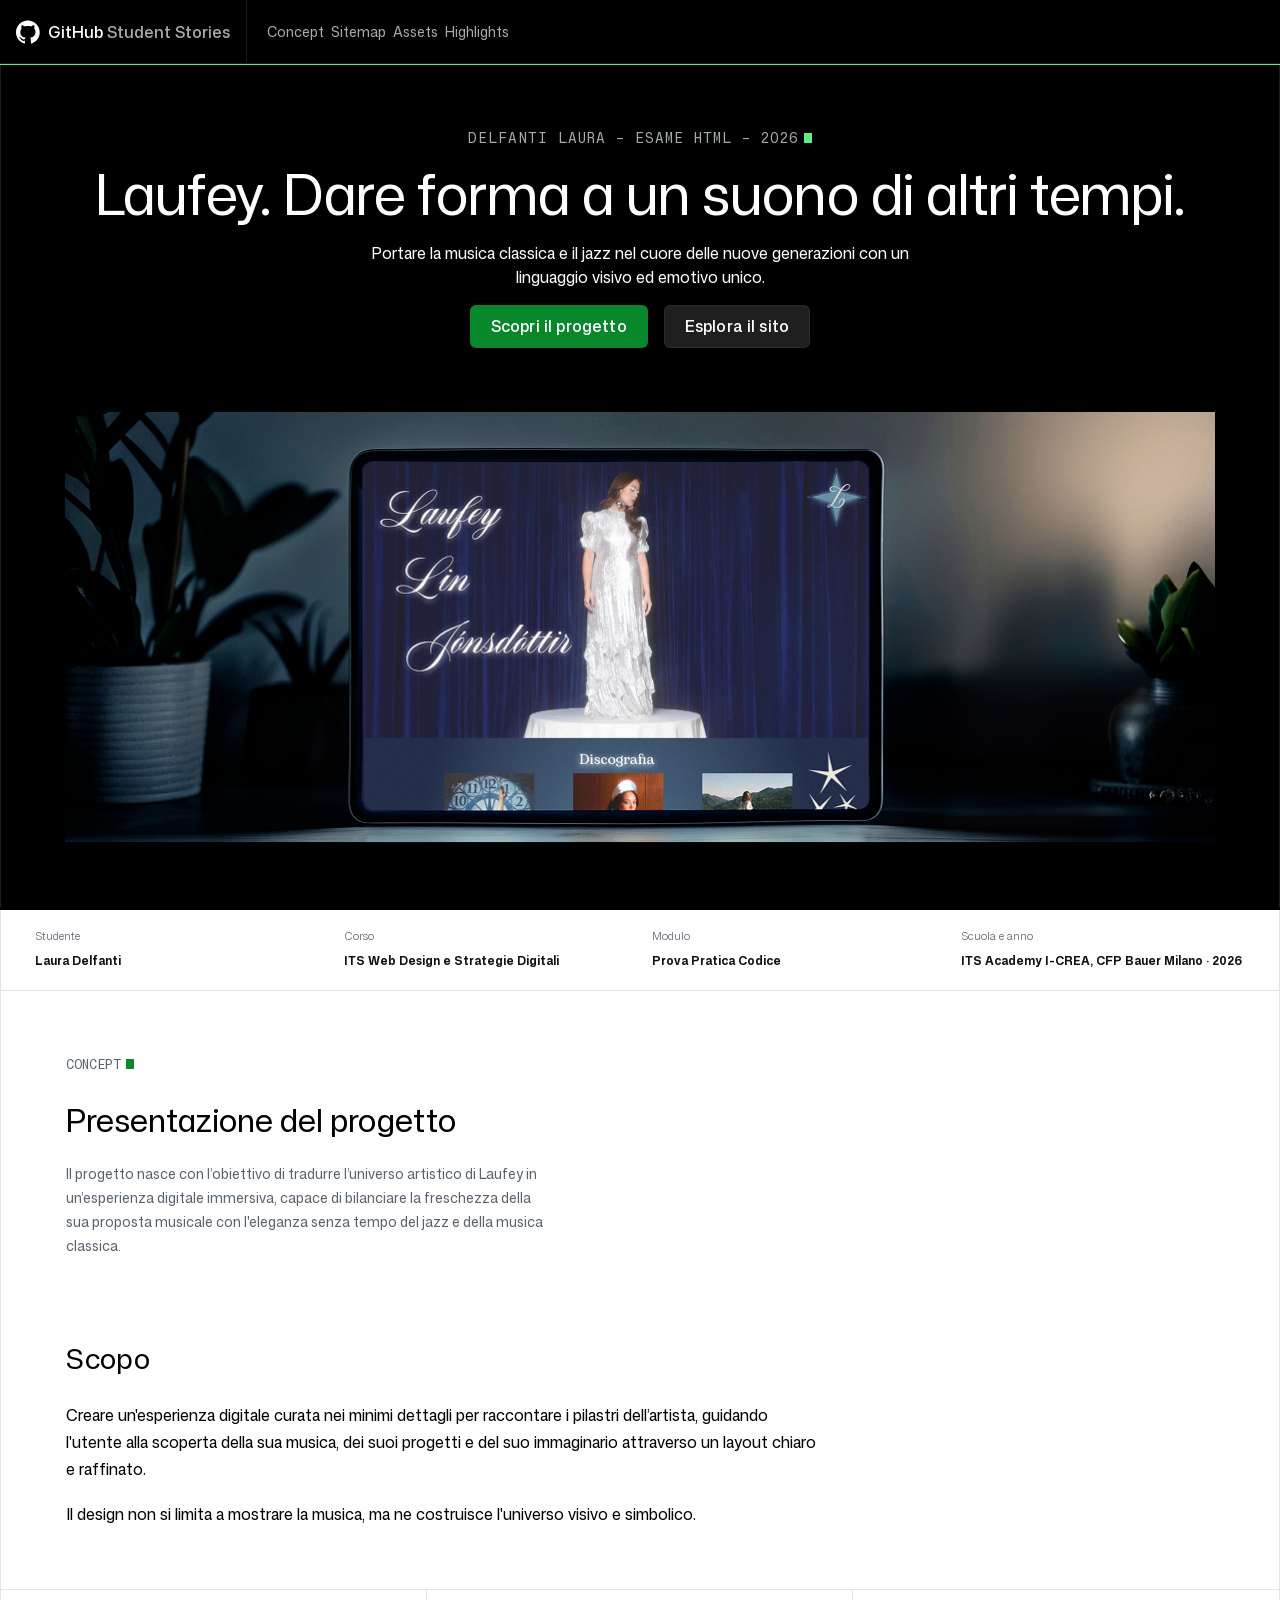
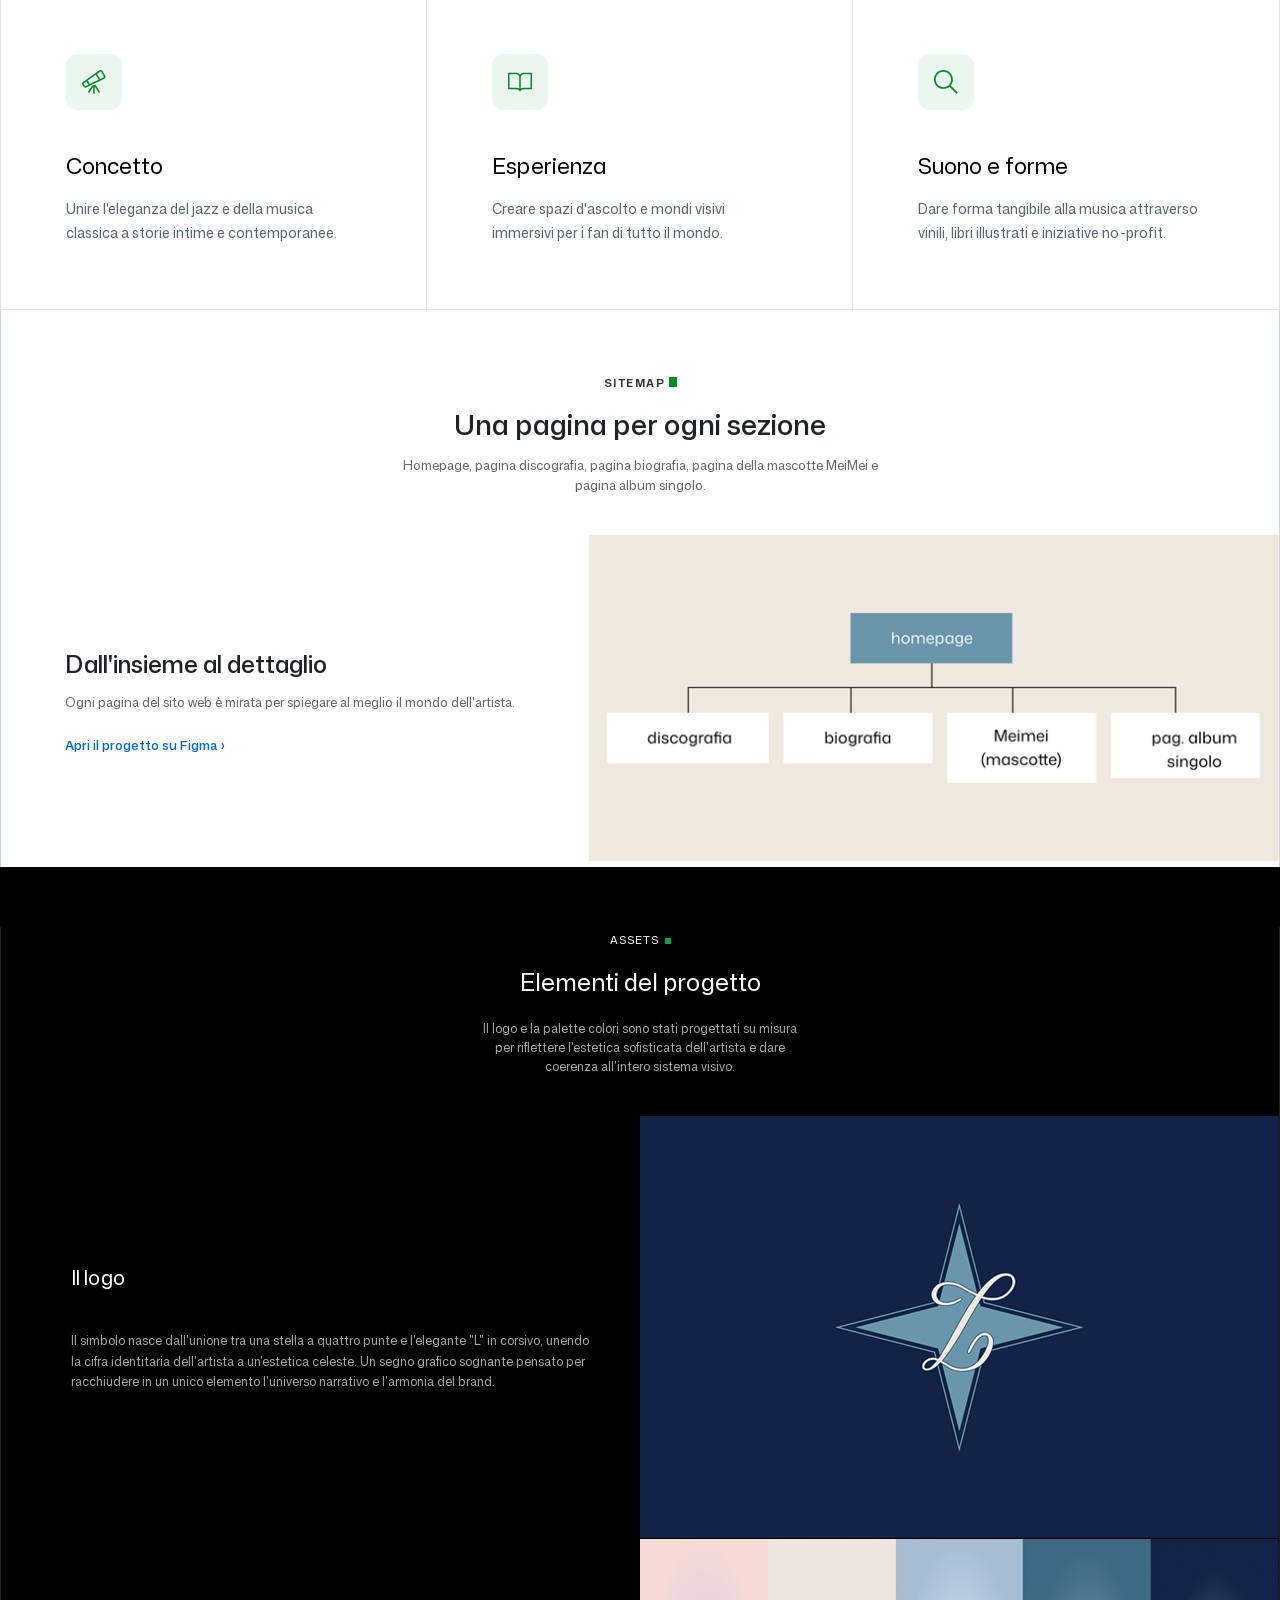
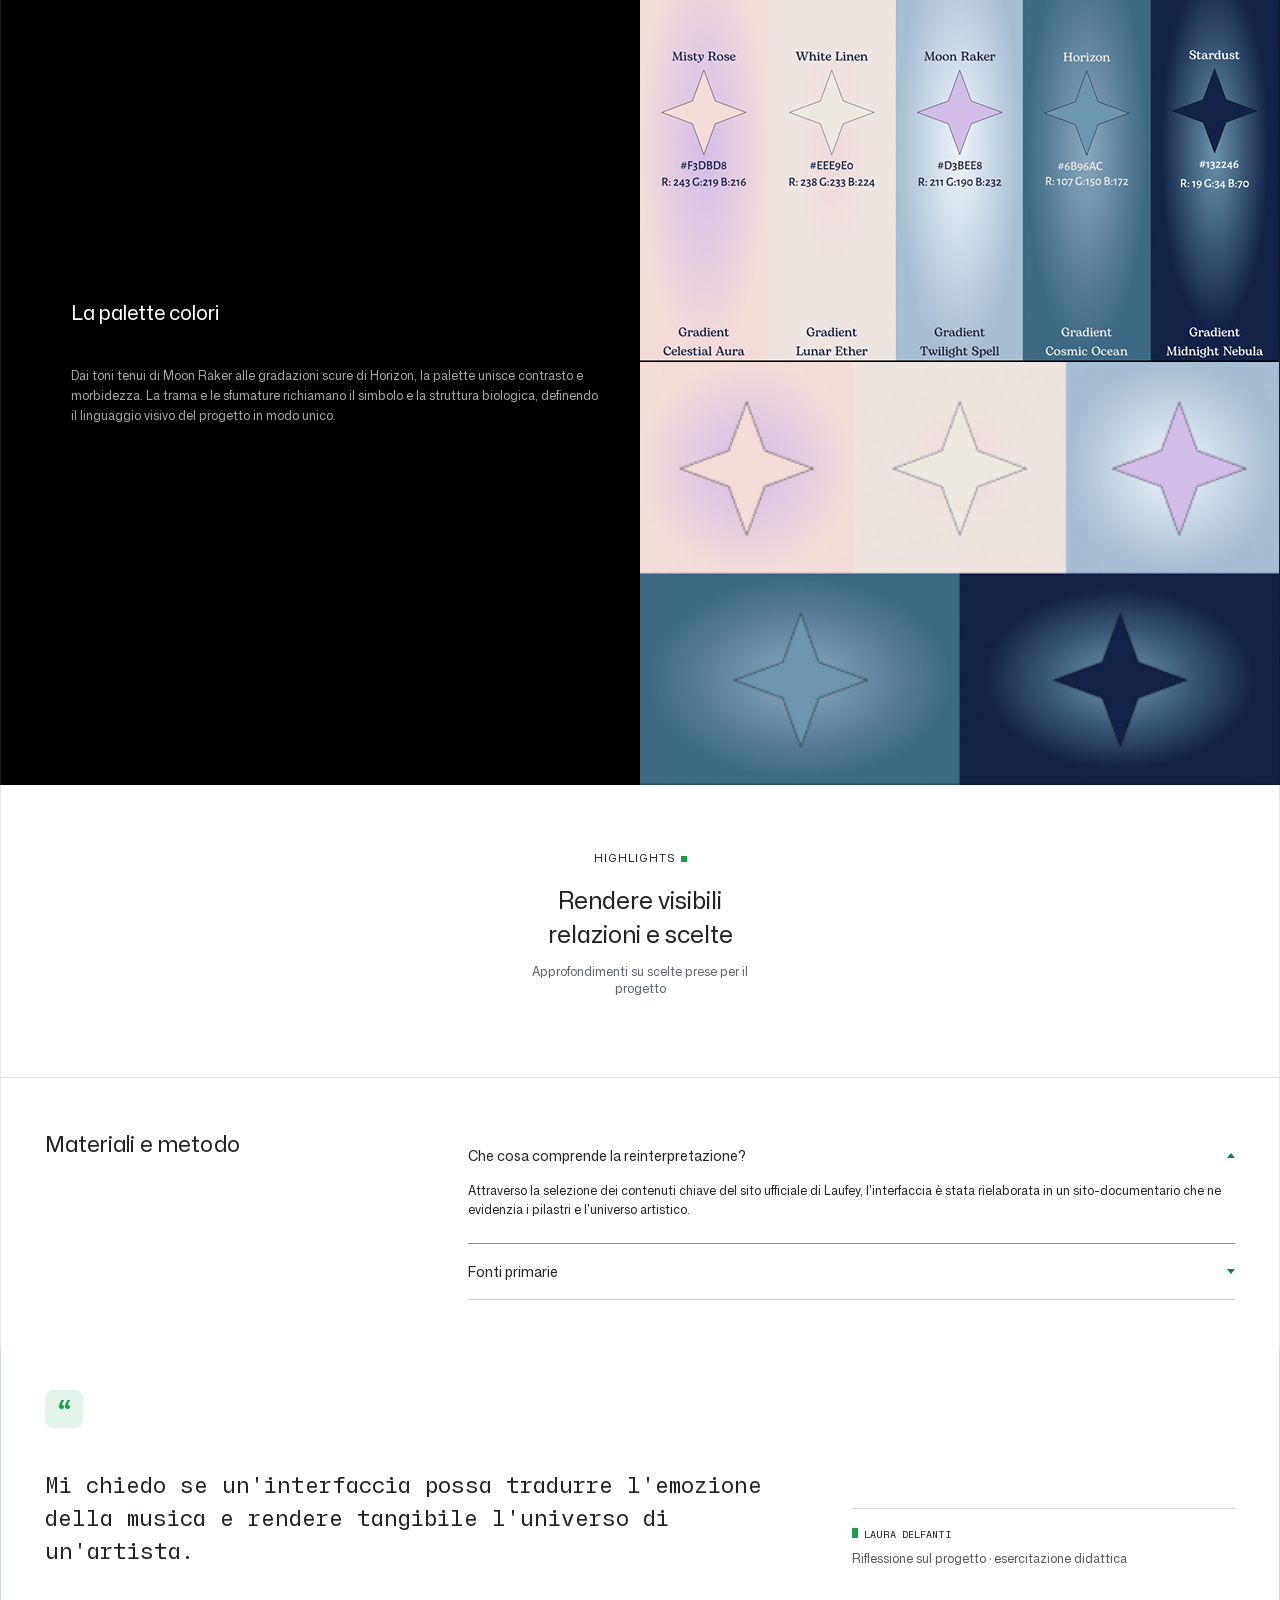
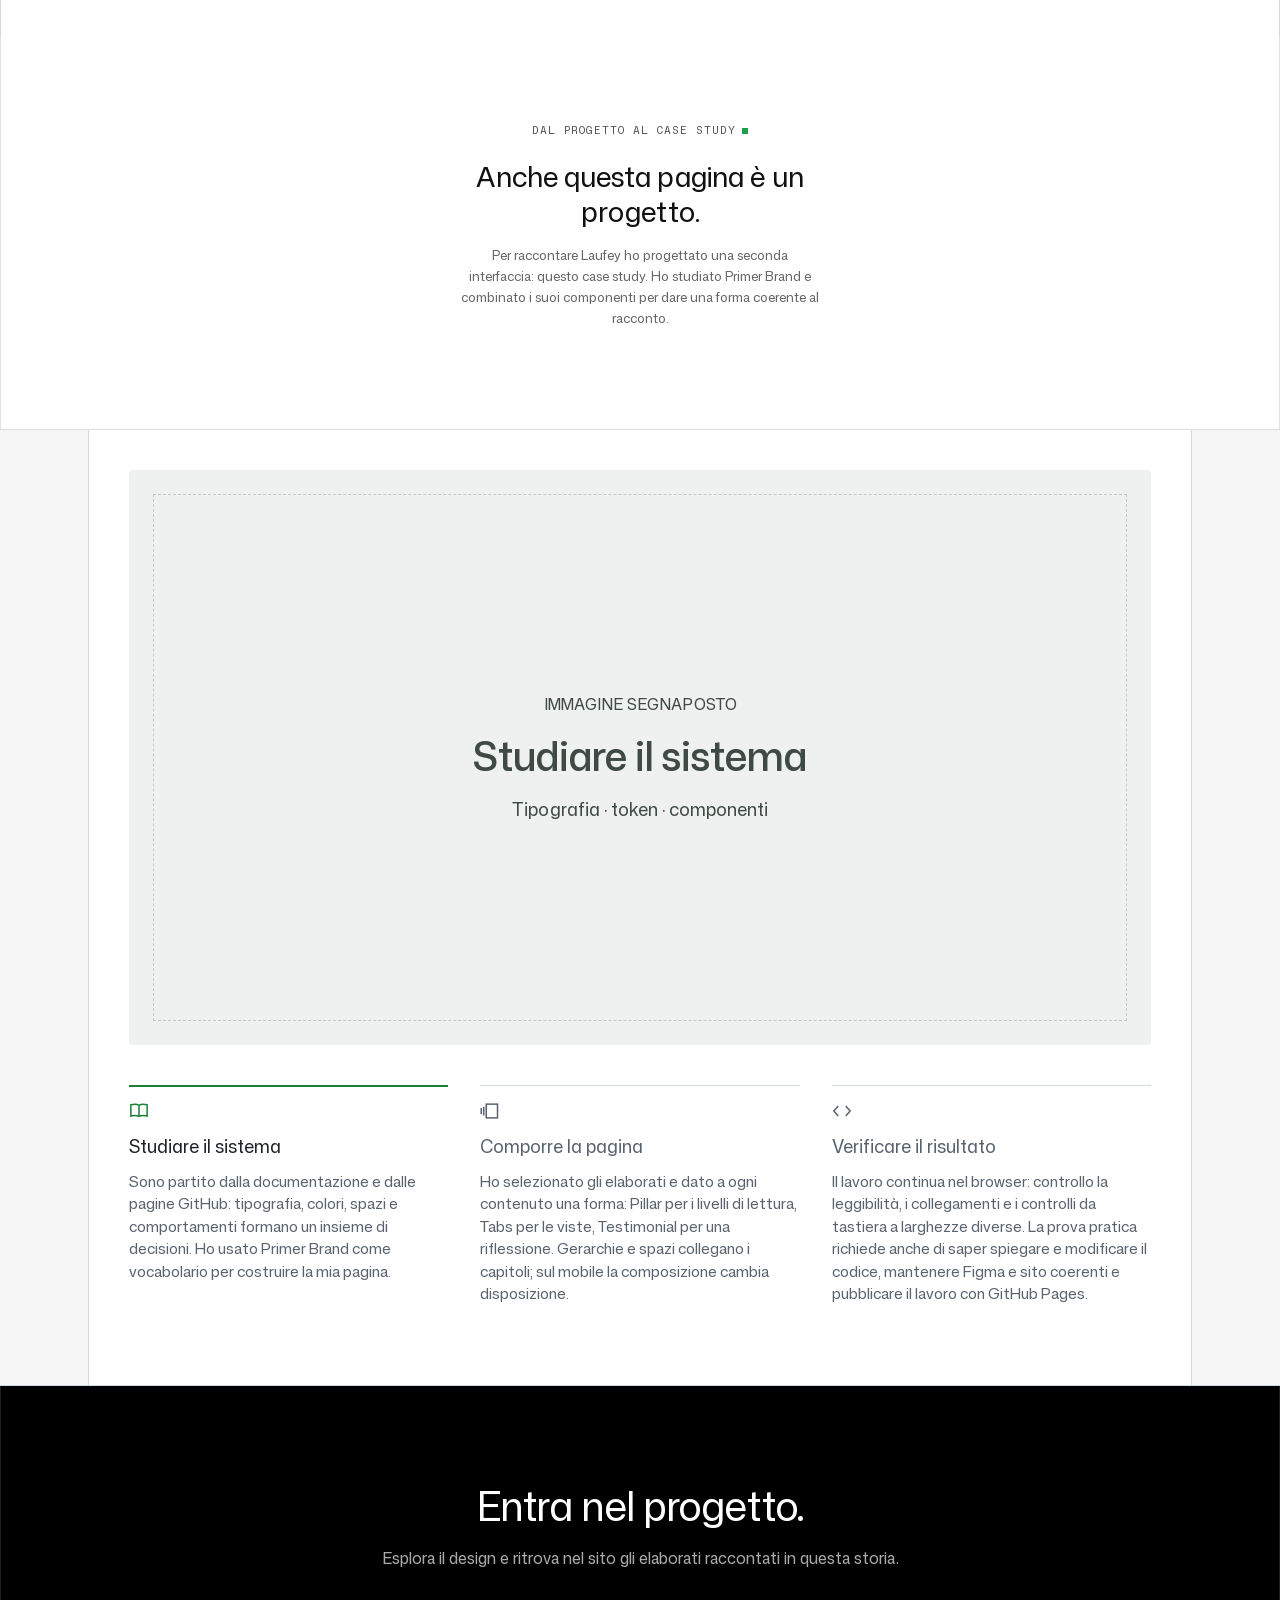
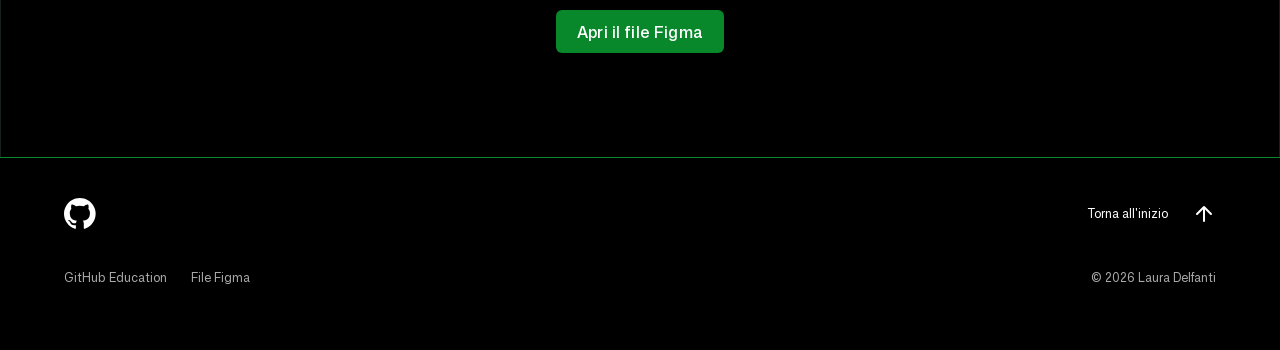
<file: index.html>
<!doctype html>
<html lang="it">
  <head>
    <meta charset="UTF-8" />
    <meta name="viewport" content="width=device-width, initial-scale=1" />
    <title>Prova pratica Escher</title>
    <link rel="stylesheet" href="style.css">
  </head>
  <body>
  <a class="skip-link" href="#top">Vai al contenuto</a>
 
  <header class="navigation">
    <div class="navigation-content">
      <div class="navigation-brand">
        <a class="navigation-logo" href="https://github.com/education" aria-label="GitHub Education">
          <span class="navigation-back-arrow" aria-hidden="true">←</span>
          <svg width="31" height="30" viewBox="0 0 31 30" fill="none" xmlns="http://www.w3.org/2000/svg">
            <path fill-rule="evenodd" clip-rule="evenodd" d="M15.3333 0C6.86167 0 0 6.86167 0 15.3333C0 22.1183 4.38917 27.8492 10.4842 29.8808C11.2508 30.015 11.5383 29.555 11.5383 29.1525C11.5383 28.7883 11.5192 27.5808 11.5192 26.2967C7.66667 27.0058 6.67 25.3575 6.36333 24.495C6.19083 24.0542 5.44333 22.6933 4.79167 22.3292C4.255 22.0417 3.48833 21.3325 4.7725 21.3133C5.98 21.2942 6.8425 22.425 7.13 22.885C8.51 25.2042 10.7142 24.5525 11.5958 24.15C11.73 23.1533 12.1325 22.4825 12.5733 22.0992C9.16167 21.7158 5.59667 20.3933 5.59667 14.5283C5.59667 12.8608 6.19083 11.4808 7.16833 10.4075C7.015 10.0242 6.47833 8.4525 7.32167 6.34417C7.32167 6.34417 8.60583 5.94167 11.5383 7.91583C12.765 7.57083 14.0683 7.39833 15.3717 7.39833C16.675 7.39833 17.9783 7.57083 19.205 7.91583C22.1375 5.9225 23.4217 6.34417 23.4217 6.34417C24.265 8.4525 23.7283 10.0242 23.575 10.4075C24.5525 11.4808 25.1467 12.8417 25.1467 14.5283C25.1467 20.4125 21.5625 21.7158 18.1508 22.0992C18.7067 22.5783 19.1858 23.4983 19.1858 24.9358C19.1858 26.9867 19.1667 28.635 19.1667 29.1525C19.1667 29.555 19.4542 30.0342 20.2208 29.8808C26.2775 27.8492 30.6667 22.0992 30.6667 15.3333C30.6667 6.86167 23.805 0 15.3333 0Z" fill="white"/>
          </svg>
        </a>
        <a class="navigation-title" href="#top">GitHub <span>Student Stories</span></a>
      </div>
 
      <div class="navigation-menu">
        <button class="navigation-toggle" type="button" aria-label="Menu dei capitoli" popovertarget="navigation-panel">
          <svg class="navigation-icon navigation-icon-open" viewBox="0 0 16 16" fill="none" aria-hidden="true">
            <rect x="1" y="3" width="14" height="1.5" rx="0.75" fill="white"/>
            <rect x="1" y="7.25" width="14" height="1.5" rx="0.75" fill="white"/>
            <rect x="1" y="11.5" width="14" height="1.5" rx="0.75" fill="white"/>
          </svg>
          <svg class="navigation-icon navigation-icon-close" viewBox="0 0 24 24" fill="none" stroke="white" stroke-width="2" aria-hidden="true">
            <line x1="18" y1="6" x2="6" y2="18"></line>
            <line x1="6" y1="6" x2="18" y2="18"></line>
          </svg>
          <span class="navigation-label">Menu dei capitoli</span>
        </button>
 
        <nav id="navigation-panel" class="navigation-panel" popover="auto" aria-label="Capitoli della storia">
          <ul class="navigation-list">
            <li><a href="#concept">Concept</a></li>
            <li><a href="#sitemap">Sitemap</a></li>
            <li><a href="#assets">Assets</a></li>
            <li><a href="#highlights">Highlights</a></li>
          </ul>
        </nav>
      </div>
    </div>
  </header>
 
  <main id="top" tabindex="-1">
 
    <section class="hero">
      <div class="hero-content container">
        <p class="eyebrow">Delfanti Laura - esame html - 2026
          <svg class="eyebrow-cursor" width="8" height="10" viewBox="0 0 8 10" fill="none" xmlns="http://www.w3.org/2000/svg">
            <rect width="8" height="10" fill="#08872B"/>
          </svg>
        </p>
        <h1 class="heading heading-size-1">Laufey. Dare forma a un suono di altri tempi.</h1>
        <p class="hero-text text-size-200">Portare la musica classica e il jazz nel cuore delle nuove generazioni con un linguaggio visivo ed emotivo unico.</p>
        <div class="button-group">
          <a href="#concept" class="button button-primary"> Scopri il progetto</a>
          <a href="https://www.figma.com/design/y6TISeVTGr3Qh4N3DvEeRU/sito-laufey?t=HfpshcRMpJs8098O-1" class="button button-secondary">Esplora il sito</a>
        </div>
        <img class="hero-image hero-image-desktop" src="assets/images/desktop/img desktop home.png" alt="Homepage del sito di Laufey su desktop">
        <img class="hero-image hero-image-mobile" src="assets/images/mobile/img-hero-mobile.png" alt="Homepage del sito di Laufey su mobile">
 
      </div>
    </section>
 
    <section class="info-bar theme-light">
      <dl class="info-list">
        <div class="info-item">
          <dt>Studente</dt>
          <dd>Laura Delfanti</dd>
        </div>
        <div class="info-item">
          <dt>Corso</dt>
          <dd>ITS Web Design e Strategie Digitali</dd>
        </div>
        <div class="info-item">
          <dt>Modulo</dt>
          <dd>Prova Pratica Codice</dd>
        </div>
        <div class="info-item">
          <dt>Scuola e anno</dt>
          <dd>ITS Academy I-CREA, CFP Bauer Milano · 2026</dd>
        </div>
      </dl>
    </section>
 
    <section id="concept" class="concept">
      <div class="concept-colonna">
 
        <div class="concept-testo">
          <p class="etichetta">CONCEPT
            <svg class="eyebrow-cursor" width="8" height="10" viewBox="0 0 8 10" fill="none" xmlns="http://www.w3.org/2000/svg">
              <rect width="8" height="10" fill="#08872B" />
            </svg>
          </p>
          <h2>Presentazione del progetto</h2>
 
          <p class="intro">
            Il progetto nasce con l’obiettivo di tradurre l’universo artistico di Laufey in un’esperienza digitale immersiva, capace di bilanciare la freschezza della sua proposta musicale con l'eleganza senza tempo del jazz e della musica classica.
          </p>
 
          <h3>Scopo</h3>
          <p class="obiettivo">
            Creare un'esperienza digitale curata nei minimi dettagli per raccontare i pilastri dell’artista, guidando l'utente alla scoperta della sua musica, dei suoi progetti e del suo immaginario attraverso un layout chiaro e raffinato.
          </p>
          <p>
            Il design non si limita a mostrare la musica, ma ne costruisce l'universo visivo e simbolico.
          </p>
        </div>
 
        <div class="card-riga">
          <div class="card">
            <div class="icona">
              <svg viewBox="0 0 31 31" style="width: 24px; height: 24px; display: block;" xmlns="http://www.w3.org/2000/svg">
                <path d="M16.4003 19.1291C16.8528 18.9235 17.3879 19.0818 17.6562 19.5002L22.9892 27.8185C23.287 28.2833 23.152 28.9013 22.6874 29.1994C22.2225 29.4975 21.6037 29.3626 21.3056 28.8976L16.5068 21.4133V29.7062C16.5067 30.2585 16.059 30.7062 15.5068 30.7062C14.9545 30.7062 14.5068 30.2585 14.5068 29.7062V22.1867L13.8261 22.4963L9.65226 28.9035C9.35081 29.3662 8.73124 29.4969 8.26847 29.1955C7.80579 28.8941 7.67518 28.2754 7.97648 27.8127L12.3095 21.1603C12.4133 21.0011 12.5603 20.8748 12.7333 20.7961L16.4003 19.1291ZM22.5321 0.477713C23.7936 -0.399499 25.534 -0.0320824 26.3329 1.28045L30.1015 7.47283C30.924 8.82412 30.3959 10.5905 28.9667 11.2687L5.2841 22.508C4.02889 23.1036 2.52687 22.6358 1.83195 21.4328L0.35734 18.8791C-0.3355 17.6789 0.00685663 16.148 1.14445 15.3566L22.5321 0.477713ZM2.28605 16.9982C2.00165 17.1961 1.91654 17.579 2.08976 17.8791L3.56339 20.4328C3.73714 20.7334 4.11294 20.8502 4.42668 20.7013L8.21183 18.9054L5.72843 14.6037L2.28605 16.9982ZM7.37589 13.4582L10.0243 18.0451L21.6405 12.5324L17.8319 6.18377L7.37589 13.4582ZM24.6239 2.32049C24.4242 1.99243 23.9891 1.90093 23.6737 2.12029L19.4775 5.03924L23.456 11.6701L28.1093 9.46209C28.4666 9.29253 28.5991 8.85069 28.3935 8.51287L24.6239 2.32049Z" fill="#08872B"/>
              </svg>
            </div>
            <h4>Concetto</h4>
            <p>Unire l'eleganza del jazz e della musica classica a storie intime e contemporanee.</p>
          </div>
 
          <div class="card">
            <div class="icona">
              <svg viewBox="0 0 32 25" style="width: 24px; height: 24px; display: block;" xmlns="http://www.w3.org/2000/svg">
                <path d="M10.9961 0C13.0842 0.000115337 14.9234 1.06711 15.998 2.68555C17.0727 1.06709 18.9117 0 21 0H31C31.5523 3.97646e-05 32 0.44774 32 1V21.083C32 21.3493 31.894 21.6053 31.7051 21.793C31.5161 21.9807 31.2595 22.0848 30.9932 22.083L20.751 22.0137C19.6808 22.0064 18.6523 22.4289 17.8955 23.1855L16.707 24.374C16.3166 24.7644 15.6835 24.7643 15.293 24.374L14.0908 23.1719C13.3407 22.4217 12.3226 22 11.2617 22H1C0.447716 22 6.76517e-07 21.5523 0 21V1C0 0.447715 0.447715 0 1 0H10.9961ZM21 2C18.7909 2 17 3.79086 17 6V21.3096C18.0653 20.4663 19.3923 20.0044 20.7646 20.0137L30 20.0762V2H21ZM2 20H11.2617C12.6261 20 13.9431 20.4649 15 21.3066L14.9961 5.99707C14.9943 3.78935 13.2038 2.00018 10.9961 2H2V20Z" fill="#08872B"/>
              </svg>
            </div>
            <h4>Esperienza</h4>
            <p>Creare spazi d'ascolto e mondi visivi immersivi per i fan di tutto il mondo.</p>
          </div>
 
          <div class="card">
            <div class="icona">
              <svg viewBox="0 0 28 28" style="width: 24px; height: 24px; display: block;" xmlns="http://www.w3.org/2000/svg">
                <path d="M11 0C17.0749 0.000215971 22 4.925 22 11C21.9999 13.6774 21.0432 16.1316 19.4531 18.0391L27.04 25.626C27.4305 26.0165 27.4305 26.6495 27.04 27.04C26.6495 27.4306 26.0165 27.4305 25.626 27.04L18.0391 19.4531C16.1317 21.0432 13.6773 21.9999 11 22C4.92498 22 0.000175711 17.075 0 11C0 4.92487 4.92487 0 11 0ZM11 2C6.02944 2 2 6.02944 2 11C2.00018 15.9704 6.02955 20 11 20C15.9703 19.9998 19.9998 15.9703 20 11C20 6.02957 15.9704 2.00022 11 2Z" fill="#08872B"/>
              </svg>
            </div>
            <h4>Suono e forme</h4>
            <p>Dare forma tangibile alla musica attraverso vinili, libri illustrati e iniziative no-profit.</p>
          </div>
        </div>
 
      </div>
    </section>
 
    <section id="sitemap" class="sitemap-section container border-inline theme-light">
      <div class="sitemap-header">
        <span class="tag">SITEMAP
          <svg width="8" height="10" viewBox="0 0 8 10" fill="none" xmlns="http://www.w3.org/2000/svg">
            <rect width="8" height="10" fill="#08872B"/>
          </svg>
        </span>
        <h2>Una pagina per ogni sezione</h2>
        <p class="description">
          Homepage, pagina discografia, pagina biografia, pagina della mascotte MeiMei e pagina album singolo.
        </p>
      </div>
 
      <div class="sitemap-content">
        <div class="info-box">
          <h3>Dall'insieme al dettaglio</h3>
          <p>Ogni pagina del sito web è mirata per spiegare al meglio il mondo dell'artista.</p>
          <a href="https://www.figma.com/design/y6TISeVTGr3Qh4N3DvEeRU/sito-laufey?t=HfpshcRMpJs8098O-1" class="figma-link">Apri il progetto su Figma &rsaquo;</a>
        </div>
 
        <div class="sitemap-image-container">
          <img src="assets/images/desktop/mappa-sito.png" alt="Mappa del sito: la homepage e, sotto, le quattro pagine affiancate" class="sitemap-image-desktop">
          <img src="assets/images/mobile/mappa-mobile.png" alt="Mappa del sito: la homepage e, sotto, le quattro pagine una sotto l'altra" class="sitemap-image-mobile">
        </div>
      </div>
    </section>
 
    <section id="assets" class="assets">
      <div class="assets-inner">

        <header class="assets-header">
          <span class="assets-tag">ASSETS</span>
          <h2>Elementi del progetto</h2>
          <p>Il logo e la palette colori sono stati progettati su misura per riflettere l'estetica sofisticata dell'artista e dare coerenza all'intero sistema visivo.</p>
        </header>

        <div class="asset-row">
          <div class="asset-text">
            <h3>Il logo</h3>
            <p>Il simbolo nasce dall'unione tra una stella a quattro punte e l'elegante "L" in corsivo, unendo la cifra identitaria dell'artista a un'estetica celeste. Un segno grafico sognante pensato per racchiudere in un unico elemento l'universo narrativo e l'armonia del brand.</p>
          </div>
          <img src="assets/images/desktop/img-logo.png" alt="Logo del progetto: stella a quattro punte con la lettera L in corsivo">
        </div>

        <div class="asset-row">
          <div class="asset-text">
            <h3>La palette colori</h3>
            <p>Dai toni tenui di Moon Raker alle gradazioni scure di Horizon, la palette unisce contrasto e morbidezza. La trama e le sfumature richiamano il simbolo e la struttura biologica, definendo il linguaggio visivo del progetto in modo unico.</p>
          </div>
          <div class="img-palettecolori">
            <img src="assets/images/desktop/img-palette-colori.png" alt="Palette colori del progetto, cinque colori in fila" class="img-palettecolori-desktop">
            <img src="assets/images/mobile/palettecolori-mobile.png" alt="Palette colori del progetto, cinque colori su due righe" class="img-palettecolori-mobile">
          </div>
        </div>

      </div>
    </section>
 
    <section id="highlights" class="highlights theme-light">
 
      <header class="highlights-header">
        <span class="highlights-tag">Highlights</span>
        <h2>Rendere visibili relazioni e scelte</h2>
        <p>Approfondimenti su scelte prese per il progetto</p>
      </header>
 
      <div class="method">
        <h3>Materiali e metodo</h3>
 
        <div class="accordion">
          <details open>
            <summary>Che cosa comprende la reinterpretazione?</summary>
            <p>Attraverso la selezione dei contenuti chiave del sito ufficiale di Laufey, l'interfaccia è stata rielaborata in un sito-documentario che ne evidenzia i pilastri e l'universo artistico.</p>
          </details>

          <details>
            <summary>Fonti primarie</summary>
            <p>Le fonti primarie principali includono i canali social ufficiali dell'artista, i crediti musicali presenti sui dischi, i comunicati stampa ufficiali e le sue interviste dirette.</p>
          </details>
        </div>
      </div>
 
    </section>
 
    <section class="quote-section theme-light">
      <figure class="quote container border-inline">
        <span class="quote-icon" aria-hidden="true">&ldquo;</span>
 
        <blockquote>
          <p>Mi chiedo se un'interfaccia possa tradurre l'emozione della musica e rendere tangibile l'universo di un'artista.</p>
        </blockquote>
 
        <figcaption class="quote-author">
          <span class="author-name">Laura Delfanti</span>
          <p>Riflessione sul progetto · esercitazione didattica</p>
        </figcaption>
      </figure>
    </section>
 
    <section class="case-study">
      <span class="case-tag">Dal progetto al case study</span>
      <h2>Anche questa pagina è un progetto.</h2>
      <p>Per raccontare Laufey ho progettato una seconda interfaccia: questo case study. Ho studiato Primer Brand e combinato i suoi componenti per dare una forma coerente al racconto.</p>
    </section>
 
    <section id="questa-pagina" class="theme-light">
      <div class="breakdownTabs border-block">
        <div class="breakdownTabs-content container border-inline">
 
          <div class="breakdownTabs-visuals">
            <div class="breakdownTabs-visual is-active" role="img" aria-label="Segnaposto: studiare il sistema">
              <div><small>Immagine segnaposto</small><strong>Studiare il sistema</strong><span>Tipografia · token · componenti</span></div>
            </div>
            <div class="breakdownTabs-visual" role="img" aria-label="Segnaposto: comporre la pagina">
              <div><small>Immagine segnaposto</small><strong>Comporre la pagina</strong><span>Pillar · Tabs · Testimonial</span></div>
            </div>
            <div class="breakdownTabs-visual" role="img" aria-label="Segnaposto: verificare il risultato">
              <div><small>Immagine segnaposto</small><strong>Verificare il risultato</strong><span>Browser · tastiera · GitHub Pages</span></div>
            </div>
          </div>
 
          <ul class="breakdownTabs-list">
            <li class="breakdownTabs-item is-selected">
              <button class="breakdownTabs-button" type="button">
                <svg class="icon" viewBox="0 0 16 16" fill="none" stroke="currentColor" stroke-width="1.2" aria-hidden="true"><path d="M8 3.5C6.5 2.5 4 2.5 1.5 3v9c2.5-.5 5-.5 6.5.5m0-9c1.5-1 4-1 6.5-.5v9c-2.5-.5-5-.5-6.5.5m0-9v9"/></svg>
                <span class="breakdownTabs-title">
                  <span>Studiare il sistema</span>
                  <svg class="icon breakdownTabs-toggle" viewBox="0 0 16 16" fill="currentColor" aria-hidden="true"><path d="M4 6h8l-4 4z"/></svg>
                </span>
              </button>
              <p class="breakdownTabs-text">Sono partito dalla documentazione e dalle pagine GitHub: tipografia, colori, spazi e comportamenti formano un insieme di decisioni. Ho usato Primer Brand come vocabolario per costruire la mia pagina.</p>
            </li>
 
            <li class="breakdownTabs-item">
              <button class="breakdownTabs-button" type="button">
                <svg class="icon" viewBox="0 0 16 16" fill="none" stroke="currentColor" stroke-width="1.2" aria-hidden="true"><rect x="5" y="2.5" width="9" height="11"/><path d="M3 4.5v7M1 5.5v5"/></svg>
                <span class="breakdownTabs-title">
                  <span>Comporre la pagina</span>
                  <svg class="icon breakdownTabs-toggle" viewBox="0 0 16 16" fill="currentColor" aria-hidden="true"><path d="M4 6h8l-4 4z"/></svg>
                </span>
              </button>
              <p class="breakdownTabs-text">Ho selezionato gli elaborati e dato a ogni contenuto una forma: Pillar per i livelli di lettura, Tabs per le viste, Testimonial per una riflessione. Gerarchie e spazi collegano i capitoli; sul mobile la composizione cambia disposizione.</p>
            </li>
 
            <li class="breakdownTabs-item">
              <button class="breakdownTabs-button" type="button">
                <svg class="icon" viewBox="0 0 16 16" fill="none" stroke="currentColor" stroke-width="1.2" aria-hidden="true"><path d="M5 4L1.5 8 5 12M11 4l3.5 4L11 12"/></svg>
                <span class="breakdownTabs-title">
                  <span>Verificare il risultato</span>
                  <svg class="icon breakdownTabs-toggle" viewBox="0 0 16 16" fill="currentColor" aria-hidden="true"><path d="M4 6h8l-4 4z"/></svg>
                </span>
              </button>
              <p class="breakdownTabs-text">Il lavoro continua nel browser: controllo la leggibilità, i collegamenti e i controlli da tastiera a larghezze diverse. La prova pratica richiede anche di saper spiegare e modificare il codice, mantenere Figma e sito coerenti e pubblicare il lavoro con GitHub Pages.</p>
            </li>
          </ul>
 
        </div>
      </div>
    </section>
 
    <section class="cta">
      <div class="cta-content container border-inline">
        <h2>Entra nel progetto.</h2>
        <p>Esplora il design e ritrova nel sito gli elaborati raccontati in questa storia.</p>
        <a href="https://www.figma.com/design/y6TISeVTGr3Qh4N3DvEeRU/sito-laufey?t=HfpshcRMpJs8098O-1" class="button button-primary" target="_blank" rel="noopener">Apri il file Figma</a>
      </div>
    </section>
 
  </main>
 
  <footer class="footer">
    <div class="footer-content container">
 
      <div class="footer-top">
        <a class="footer-logo" href="https://github.com/education" aria-label="GitHub Education">
          <svg width="32" height="31" viewBox="0 0 31 30" fill="none" xmlns="http://www.w3.org/2000/svg" aria-hidden="true">
            <path fill-rule="evenodd" clip-rule="evenodd" d="M15.3333 0C6.86167 0 0 6.86167 0 15.3333C0 22.1183 4.38917 27.8492 10.4842 29.8808C11.2508 30.015 11.5383 29.555 11.5383 29.1525C11.5383 28.7883 11.5192 27.5808 11.5192 26.2967C7.66667 27.0058 6.67 25.3575 6.36333 24.495C6.19083 24.0542 5.44333 22.6933 4.79167 22.3292C4.255 22.0417 3.48833 21.3325 4.7725 21.3133C5.98 21.2942 6.8425 22.425 7.13 22.885C8.51 25.2042 10.7142 24.5525 11.5958 24.15C11.73 23.1533 12.1325 22.4825 12.5733 22.0992C9.16167 21.7158 5.59667 20.3933 5.59667 14.5283C5.59667 12.8608 6.19083 11.4808 7.16833 10.4075C7.015 10.0242 6.47833 8.4525 7.32167 6.34417C7.32167 6.34417 8.60583 5.94167 11.5383 7.91583C12.765 7.57083 14.0683 7.39833 15.3717 7.39833C16.675 7.39833 17.9783 7.57083 19.205 7.91583C22.1375 5.9225 23.4217 6.34417 23.4217 6.34417C24.265 8.4525 23.7283 10.0242 23.575 10.4075C24.5525 11.4808 25.1467 12.8417 25.1467 14.5283C25.1467 20.4125 21.5625 21.7158 18.1508 22.0992C18.7067 22.5783 19.1858 23.4983 19.1858 24.9358C19.1858 26.9867 19.1667 28.635 19.1667 29.1525C19.1667 29.555 19.4542 30.0342 20.2208 29.8808C26.2775 27.8492 30.6667 22.0992 30.6667 15.3333C30.6667 6.86167 23.805 0 15.3333 0Z" fill="white"/>
          </svg>
        </a>
 
        <a class="footer-back" href="#top">
          Torna all'inizio
          <svg width="24" height="24" viewBox="0 0 24 24" fill="none" stroke="currentColor" stroke-width="2" stroke-linecap="round" stroke-linejoin="round" aria-hidden="true">
            <path d="M12 19V5M5 12l7-7 7 7"/>
          </svg>
        </a>
      </div>
 
      <div class="footer-bottom">
        <ul class="footer-links">
          <li><a href="https://github.com/education">GitHub Education</a></li>
          <li><a href="https://www.figma.com/design/3StUtFWxEHmV0qCZFzI6iy/prog-codice" target="_blank" rel="noopener">File Figma</a></li>
        </ul>
        <p class="footer-copyright">&copy; 2026 Laura Delfanti</p>
      </div>
 
    </div>
  </footer>
  <script src="script.js"></script>
</body>
</html>
</file>
<file: style.css>
/* Reset globale: azzera margini e padding */
* {
    box-sizing: border-box;
    margin: 0;
    padding: 0;
}

/* Immagini responsive */
img {
    display: inline-block;
    max-width: 100%;
    height: auto;
}

/* Font personalizzati: Mona Sans e Mona Sans Mono */
@font-face {
  font-family: "Mona Sans";
  src: url("assets/fonts/mona-sans.woff2") format("woff2");
  font-weight: 200 900;
  font-display: swap;
}
@font-face {
  font-family: "Mona Sans Mono";
  src: url("assets/fonts/mona-sans-mono.woff2") format("woff2");
  font-weight: 200 900;
  font-display: swap;
}

/* Variabili globali: colori, font, spaziature, raggi e layer */
:root {
    --font-body: "Mona Sans", system-ui, -apple-system, "Segoe UI", Roboto, sans-serif;
    --font-mono: "Mona Sans Mono", ui-monospace, Menlo, Consolas, monospace;
    --color-black: #000;
    --color-white: #fff;
    --color-muted: #A4AEA6;
    --color-border-muted: #191F1B;
    --color-cursor: #5FED83;
    --color-button-primary-bg: #08872B;
    --color-button-secondary-bg: rgba(255, 255, 255, 0.12);
    --color-button-secondary-border: rgba(255, 255, 255, 0.06);
    --color-focus: #3094ff;
    --container-width: 1280px;
    --spacing-24: 24px;
    --spacing-40: 40px;
    --spacing-64: 64px;
    --heading-1-font-size: 56px;
    --heading-1-line-height: 1.1;
    --eyebrow-font-size: 14px;
    --text-200-font-size: 16px;
    --text-200-line-height: 1.5;
    --text-100-font-size: 0.875em;
    --text-100-line-height: 1.5;
    --text-350-font-size: 1.125rem;
    --font-weight-medium: 500;
    --font-weight-semibold: 550;
    --border-width: 1px;
    --focus-outline-width: 0.25em;
    --focus-outline-offset: 0.125em;
    --radius-control: 0.375em;
    --radius-pill: 100em;
    --layer-navigation: 90;
    --layer-skip-link: 100;
}

@media (max-width: 640px) {
    :root {
        --heading-1-font-size: 36px;
    }
}

/* Scorrimento fluido, disattivato se l'utente riduce le animazioni */
html {
  scroll-behavior: smooth;
}

@media (prefers-reduced-motion: reduce) {
  html {
    scroll-behavior: auto;
  }
}

/* Stile base del body */
body {
    font-family: var(--font-body);
    font-feature-settings: "liga" 0;
    -webkit-font-smoothing: antialiased;
}

/* Contenitore centrale con larghezza massima */
.container {
    max-width: var(--container-width);
    margin-left: auto;
    margin-right: auto;
}

/* Nasconde gli elementi con attributo hidden */
[hidden] {
    display: none !important;
}

/* Skip link: link di accessibilità "salta al contenuto", visibile solo al focus */
.skip-link {
    --skip-link-offset-inline: 1em;
    --skip-link-offset-block: 0.5em;
    --skip-link-padding: 0.375em 1.25em;

    position: absolute;
    top: var(--skip-link-offset-block);
    left: var(--skip-link-offset-inline);
    z-index: var(--layer-skip-link);
    padding: var(--skip-link-padding);
    border-radius: var(--radius-control);
    background: var(--color-button-primary-bg);
    color: var(--color-white);
    transform: translateY(calc(-100% - var(--skip-link-offset-block)));
}

.skip-link:focus {
    transform: none;
    outline: var(--focus-outline-width) solid var(--color-focus);
    outline-offset: var(--focus-outline-offset);
}

/* Navigazione: logo, titolo e menu (in linea su desktop, popover su mobile) */
.navigation {
    --navigation-height: 3.5em;
    --navigation-logo-size: 1.5em;
    --navigation-logo-margin-start: 1em;
    --navigation-logo-margin-end: 0.5em;
    --navigation-brand-padding-end: 1em;
    --navigation-back-arrow-font-size: 1.75em;
    --navigation-back-arrow-line-height: 1;
    --navigation-back-arrow-offset: -0.75em;
    --navigation-title-font-size: var(--text-100-font-size);
    --navigation-title-line-height: var(--text-100-line-height);
    --navigation-link-font-size: var(--text-100-font-size);
    --navigation-link-padding: 1em;
    --navigation-link-hover-background: #151D17;
    --navigation-toggle-font-size: 1em;
    --navigation-toggle-width: 3em;
    --navigation-toggle-padding: 0.25em 0.75em;
    --navigation-toggle-open-background: #090D0A;
    --navigation-icon-size: 1em;
    --navigation-reveal-duration: 0.5s;
    --navigation-reveal-easing: ease;
    --navigation-reveal-offset: -1.25em;

    position: relative;
    z-index: var(--layer-navigation);
    font-size: var(--text-200-font-size);
    line-height: var(--text-200-line-height);
    color: var(--color-white);
    background: var(--color-black);
    border-bottom: var(--border-width) solid var(--color-border-muted);
}

.navigation a {
    color: inherit;
}

.navigation a:focus-visible,
.navigation button:focus-visible {
    outline: var(--focus-outline-width) solid var(--color-focus);
    outline-offset: var(--focus-outline-offset);
}

.navigation::after {
    content: "";
    position: absolute;
    top: calc(100% + var(--border-width));
    left: 0;
    right: 0;
    height: var(--border-width);
    background: var(--color-cursor);
    pointer-events: none;
}

.navigation-content {
    display: flex;
    flex-wrap: wrap;
}

.navigation-brand {
    display: flex;
    align-items: center;
    height: calc(var(--navigation-height) - var(--border-width));
    flex-shrink: 0;
}

.navigation-logo {
    display: flex;
    position: relative;
    margin-left: var(--navigation-logo-margin-start);
    margin-right: var(--navigation-logo-margin-end);
}

.navigation-logo img,
.navigation-logo svg {
    display: block;
    width: var(--navigation-logo-size);
    height: var(--navigation-logo-size);
}

.navigation-back-arrow {
    position: absolute;
    top: 50%;
    left: var(--navigation-back-arrow-offset);
    transform: translateY(-50%);
    opacity: 0;
    color: var(--color-muted);
    font-size: var(--navigation-back-arrow-font-size);
    line-height: var(--navigation-back-arrow-line-height);
}

.navigation-logo:hover .navigation-back-arrow {
    opacity: 1;
}

.navigation-title {
    text-decoration: none;
    font-size: var(--navigation-title-font-size);
    font-weight: var(--font-weight-medium);
    line-height: var(--navigation-title-line-height);
}

.navigation-title span {
    color: var(--color-muted);
}

.navigation-menu {
    width: 100%;
}

.navigation-list {
    list-style: none;
    margin: 0;
    padding: 0;
}

.navigation-list a {
    display: flex;
    align-items: center;
    padding: var(--navigation-link-padding);
    font-size: var(--navigation-link-font-size);
    line-height: var(--text-100-line-height);
    text-decoration: none;
}

.navigation-list a:hover {
    color: var(--color-white);
}

.navigation:has(.navigation-panel[popover]) {
    height: var(--navigation-height);
}

.navigation:has(.navigation-panel[popover]) .navigation-content {
    height: 100%;
    flex-wrap: nowrap;
}

.navigation-menu:has(.navigation-panel[popover]) {
    width: auto;
    margin-left: auto;
}

.navigation-toggle {
    anchor-name: --navigation-toggle;
    display: flex;
    align-items: center;
    justify-content: center;
    width: var(--navigation-toggle-width);
    height: 100%;
    padding: var(--navigation-toggle-padding);
    font-family: inherit;
    font-size: var(--navigation-toggle-font-size);
    line-height: var(--text-100-line-height);
    cursor: pointer;
    border: 0;
    border-left: var(--border-width) solid var(--color-border-muted);
    background: transparent;
    color: var(--color-white);
}

.navigation-icon {
    display: block;
    width: var(--navigation-icon-size);
    height: var(--navigation-icon-size);
    flex-shrink: 0;
}

.navigation-icon-close {
    display: none;
}

.navigation-label {
    display: none;
}

.navigation-panel[popover] {
    position: fixed;
    position-anchor: --navigation-toggle;
    inset: auto;
    top: calc(anchor(bottom) + var(--border-width));
    left: 0;
    width: 100%;
    margin: 0;
    padding: 0;
    border: 0;
    color: var(--color-white);
    background: var(--color-black);
    max-height: calc(100dvh - var(--navigation-height));
    overflow-y: auto;
}

.navigation-menu:has(:popover-open) .navigation-toggle {
    background: var(--navigation-toggle-open-background);
}

.navigation-menu:has(:popover-open) .navigation-icon-open {
    display: none;
}

.navigation-menu:has(:popover-open) .navigation-icon-close {
    display: block;
}

.navigation-toggle:focus-visible {
    outline-offset: calc(-1 * var(--focus-outline-offset));
}

@media (prefers-reduced-motion: no-preference) {
    .navigation-panel:popover-open {
        animation: reveal var(--navigation-reveal-duration) var(--navigation-reveal-easing);
    }
    @keyframes reveal {
        from {
            opacity: 0;
            transform: translateY(var(--navigation-reveal-offset));
        }
        to {
            opacity: 1;
            transform: translateY(0);
        }
    }
}

@media (min-width: 768px) {
    .navigation {
        --navigation-height: 4em;
        --navigation-title-font-size: 1em;
        --navigation-title-line-height: 1;
        --navigation-toggle-font-size: var(--text-100-font-size);
        --navigation-toggle-min-width: 6em;
        --navigation-toggle-gap: 0.5em;
        --navigation-list-gap: 0.0625em;
        --navigation-list-padding: 0.5em 1em;
        --navigation-link-min-height: 2.5em;
        --navigation-link-padding: 0.5em 0.75em;
    }
    .navigation-brand {
        padding-right: var(--navigation-brand-padding-end);
        border-right: var(--border-width) solid var(--color-border-muted);
    }
    .navigation-menu:has(.navigation-panel[popover]) {
        position: relative;
    }
    .navigation-toggle {
        width: max-content;
        min-width: var(--navigation-toggle-min-width);
        gap: var(--navigation-toggle-gap);
        border-right: var(--border-width) solid var(--color-border-muted);
        font-weight: var(--font-weight-semibold);
    }
    .navigation-label {
        display: inline;
        white-space: nowrap;
    }
    .navigation-panel[popover] {
        left: auto;
        right: anchor(right);
        width: anchor-size(width);
        border: var(--border-width) solid var(--color-border-muted);
        border-top: 0;
    }
    .navigation-list {
        display: grid;
        gap: var(--navigation-list-gap);
        padding: var(--navigation-list-padding);
    }
    .navigation-list a {
        min-height: var(--navigation-link-min-height);
        color: var(--color-muted);
        border-radius: var(--radius-control);
    }
    .navigation-list a:hover,
    .navigation-list a:focus-visible {
        background: var(--navigation-link-hover-background);
    }
}

@media (min-width: 1000px) {
    .navigation {
        --navigation-inline-list-padding: 0 0 0 1em;
        --navigation-inline-link-padding: 0 0.25em;
        --navigation-inline-label-padding: 0.25em 0.75em;
    }
    .navigation-content {
        flex-wrap: nowrap;
        height: calc(var(--navigation-height) - var(--border-width));
    }
    .navigation-menu:has(.navigation-panel:not([popover])) {
        width: auto;
        margin-left: 0;
    }
    .navigation-panel:not([popover]) {
        position: static;
        height: 100%;
        border: 0;
        overflow: visible;
    }
    .navigation-panel:not([popover]) .navigation-list {
        display: flex;
        height: 100%;
        gap: 0;
        padding: var(--navigation-inline-list-padding);
    }
    .navigation-panel:not([popover]) .navigation-list a {
        height: 100%;
        padding: var(--navigation-inline-link-padding);
    }
    .navigation-panel:not([popover]) .navigation-list a span {
        padding: var(--navigation-inline-label-padding);
        border-radius: var(--radius-pill);
    }
    .navigation-panel:not([popover]) .navigation-list a:hover,
    .navigation-panel:not([popover]) .navigation-list a:focus-visible {
        background: transparent;
    }
    .navigation-panel:not([popover]) .navigation-list a:hover span {
        background: var(--navigation-link-hover-background);
    }
    .navigation-panel:not([popover]) .navigation-list a:focus-visible {
        outline: none;
    }
    .navigation-panel:not([popover]) .navigation-list a:focus-visible span {
        outline: var(--focus-outline-width) solid var(--color-focus);
        outline-offset: var(--focus-outline-offset);
    }
}

/* Hero: sezione iniziale scura con eyebrow, titolo, testo, bottoni e immagine */
.hero {
    --hero-text-max-width: 600px;
    --hero-content-gap: 1em;

    background: var(--color-black);
    color: var(--color-white);
    text-align: center;
}

.hero-content {
    padding: var(--spacing-64);
    border-left: 1px solid var(--color-border-muted);
    border-right: 1px solid var(--color-border-muted);
    display: flex;
    flex-direction: column;
    align-items: center;
    gap: var(--hero-content-gap);
}

.eyebrow {
    font-size: var(--eyebrow-font-size);
    font-family: var(--font-mono);
    text-transform: uppercase;
    letter-spacing: 1px;
    color: var(--color-muted);
    display: flex;
    justify-content: center;
    align-items: center;
    gap: 0.42em;
}

.eyebrow-cursor rect {
    fill: var(--color-cursor);
}

.heading {
    font-weight: 400;
}

.heading-size-1 {
    font-size: var(--heading-1-font-size);
    line-height: var(--heading-1-line-height);
}

.text-size-200 {
    font-size: var(--text-200-font-size);
    line-height: var(--text-200-line-height);
}

.hero-text {
    max-width: var(--hero-text-max-width);
}

.button-group {
    display: flex;
    flex-wrap: wrap;
    justify-content: center;
    gap: 1em;
}

.hero-image {
    margin-top: calc(64px - var(--hero-content-gap));
}

/* Hero: immagine desktop e mobile alternate con media query */
.hero-image-mobile {
  display:none;
}

@media (max-width: 999px) {
  .hero-image-desktop {
    display:none;
  }
  .hero-image-mobile{
    display:block;
  }
}

/* Bottoni: base, primario e secondario */
.button {
    text-decoration: none;
    color: inherit;
    border: 1px solid;
    padding: 0.6em 1.25em;
    font-weight: 500;
    letter-spacing: 0.16px;
    border-radius: 0.375em;
    transition: background-color 300ms ease-in-out;
}

.button-primary {
    background-color: var(--color-button-primary-bg);
    border-color: transparent;
}

.button-primary:hover {
    background-color: color-mix(in srgb, var(--color-button-primary-bg), #000 16%);
}

.button-secondary {
    background-color: var(--color-button-secondary-bg);
    border-color: var(--color-button-secondary-border);
}

.button-secondary:hover {
    background-color: color-mix(in srgb, var(--color-button-secondary-bg), #fff 6%);
}

.button:focus-visible {
    outline: 4px solid var(--color-focus);
    outline-offset: 2px;
}

/* Barra informazioni: dati del progetto in 4 colonne (2 su tablet, 1 su mobile) */
.info-bar {
  border-top: 3px solid #000;
  border-bottom: 1px solid #e3e3e3;
}

.info-list {
  display: grid;
  grid-template-columns: repeat(4, 1fr);
  gap: 24px;
  max-width: var(--container-width);
  margin: 0 auto;
  padding: 18px 34px 20px;
  border-left: 1px solid #e3e3e3;
  border-right: 1px solid #e3e3e3;
}

.info-item dt {
  font-size: 11px;
  font-weight: 300;
  color: var(--color-muted);
  margin: 0 0 8px;
}

.info-item dd {
  font-size: 12px;
  font-weight: 700;
  line-height: 1.5;
  color: #111;
  margin: 0;
}

@media (max-width: 800px) {
  .info-list {
    grid-template-columns: repeat(2, 1fr);
    padding: 18px 20px;
    row-gap: 20px;
    border-left: none;
    border-right: none;
  }
}

@media (max-width: 480px) {
  .info-list {
    grid-template-columns: 1fr;
  }
}

/* Concept: introduzione, obiettivo e riga con le 3 card */
.concept {
  border-bottom: 1px solid #e4e4e7;
}

.concept-colonna {
  max-width: var(--container-width);
  margin: 0 auto;
  border-left: 1px solid #e4e4e7;
  border-right: 1px solid #e4e4e7;
}

.concept-testo {
  padding: 64px 65px;
}

.etichetta {
  display: flex;
  align-items: center;
  gap: 0.42em;
  font-family: var(--font-mono);
  font-size: 13px;
  color: #59636e;
  margin-bottom: 24px;
}

.etichetta .eyebrow-cursor rect {
  fill: #08872B;
}

.concept h2 {
  font-size: 32px;
  font-weight: 400;
  margin-bottom: 20px;
}

.intro {
  max-width: 480px;
  font-size: 14px;
  line-height: 24px;
  color: #59636e;
  margin-bottom: 80px;
}

.concept h3 {
  font-size: 28px;
  font-weight: 400;
  margin-bottom: 24px;
}

.obiettivo {
  max-width: 750px;
  font-size: 16px;
  line-height: 27px;
  margin-bottom: 20px;
}

.card-riga {
  display: grid;
  grid-template-columns: 1fr 1fr 1fr;
  border-top: 1px solid #e4e4e7;
}

.card {
  padding: 64px 65px;
  border-right: 1px solid #e4e4e7;
}

.card:last-child {
  border-right: none;
}

.icona {
  width: 56px;
  height: 56px;
  border-radius: 12px;
  background: #eaf6ee;
  margin-bottom: 40px;
  display: flex;
  align-items: center;
  justify-content: center;
}

.icona svg {
  display: block;
  max-width: 100%;
  max-height: 100%;
}

.card h4 {
  font-size: 22px;
  font-weight: 400;
  margin-bottom: 16px;
}

.card p {
  font-size: 14px;
  line-height: 24px;
  color: #59636e;
}

@media (max-width: 900px) {
  .concept-testo,
  .card {
    padding: 32px 24px;
  }
  .card-riga {
    grid-template-columns: 1fr;
  }
  .card {
    border-right: none;
    border-bottom: 1px solid #e4e4e7;
  }
}

/* Sitemap: testo con link a Figma e mappa del sito */
.sitemap-section {
  width: 100%;
}

.sitemap-header {
  text-align: center;
  width: 100%;
  padding: 60px 20px 40px;
}

.sitemap-header .tag {
  font-size: 11px;
  font-weight: 700;
  letter-spacing: 1.5px;
  color: #333;
}

.sitemap-header h2 {
  font-size: 28px;
  font-weight: 500;
  margin: 12px 0;
}

.sitemap-header .description {
  font-size: 13px;
  color: #666;
  max-width: 500px;
  margin: 0 auto;
  line-height: 1.5;
}

.sitemap-content {
  display: flex;
  align-items: center;
  justify-content: space-between;
  gap: 0;
  width: 100%;
}

.info-box {
  flex: 1;
  min-width: 250px;
  padding: 0 64px;
}

.info-box h3 {
  font-size: 24px;
  font-weight: 500;
  margin-bottom: 12px;
}

.info-box p {
  font-size: 13px;
  color: #666;
  line-height: 1.5;
  margin-bottom: 20px;
}

.figma-link {
  color: #0066cc;
  text-decoration: none;
  font-size: 13px;
  font-weight: 500;
}

.sitemap-image-container {
  flex: 1.5;
  width: 100%;
}

.sitemap-image-container img {
  width: 100%;
  height: auto;
}

.sitemap-image-mobile{
  display: none;
}

@media (max-width: 999px) {
  .sitemap-image-desktop {
    display: none;
  }
  .sitemap-image-mobile {
    display: block;
  }
}



/* Assets: sezione scura con logo e palette colori */
.assets {
  background: #000;
  color: #fff;
  padding: 60px 0 0;
}

.assets-inner {
  max-width: var(--container-width);
  margin: 0 auto;
  border-left: 1px solid var(--color-border-muted);
  border-right: 1px solid var(--color-border-muted);
}

.assets-header {
  text-align: center;
  max-width: 360px;
  margin: 0 auto 40px;
  padding: 0 20px;
}

.assets-header h2 {
  font-size: 24px;
  font-weight: 400;
  margin: 16px 0 20px;
}

.assets-header p {
  font-size: 12px;
  line-height: 1.6;
  color: #aaa;
  margin: 0;
}

/* Riga: testo a sinistra, immagine a destra */
.asset-row {
  display: grid;
  grid-template-columns: 1fr 1fr;
  align-items: center;
}

.asset-text {
  padding: 0 40px 0 70px;
}

.asset-text h3 {
  font-size: 20px;
  font-weight: 400;
  margin: 0 0 40px;
}

.asset-text p {
  font-size: 12px;
  line-height: 1.7;
  color: #aaa;
  margin: 0;
}

/* Le immagini riempiono la colonna */
.asset-row img {
  display: block;
  width: 100%;
  height: auto;
}

/* Palette: cinque colonne su desktop, due righe su mobile */
.img-palettecolori-mobile {
  display: none;
}

/* Sotto i 999px: una colonna, con l'immagine prima del testo */
@media (max-width: 999px) {
  .asset-row {
    grid-template-columns: 1fr;
  }
  .asset-row > :not(.asset-text) {
    order: -1;
  }
  .asset-text {
    padding: 40px 24px;
  }
  .img-palettecolori-desktop {
    display: none;
  }
  .img-palettecolori-mobile {
    display: block;
  }
}

/* Highlights: intestazione e sezione "Materiali e metodo" */
.highlights {
  background: #fff;
  color: #111;
  max-width: var(--container-width);
  margin: 0 auto;
  border-left: 1px solid #e4e4e7;
  border-right: 1px solid #e4e4e7;
}

.highlights-header {
  text-align: center;
  max-width: 300px;
  margin: 0 auto;
  padding: 60px 20px 80px;
}

.highlights-header h2 {
  font-size: 24px;
  font-weight: 400;
  margin: 16px 0 12px;
}

.highlights-header p {
  font-size: 12px;
  color: var(--color-muted);
  margin: 0;
}

/* Materiali e metodo: titolo a sinistra e accordion a destra (in colonna su mobile) */
.method {
  display: grid;
  grid-template-columns: 1fr 2fr;
  gap: 40px;
  padding: 50px 44px;
  border-top: 1px solid #ddd;
}

.method h3 {
  font-size: 22px;
  font-weight: 400;
  margin: 0;
}

/* Accordion: elementi details con triangolo verde che cambia direzione quando è aperto */
.accordion details {
  border-bottom: 1px solid #ccc;
  padding: 18px 0;
}

.accordion details[open] {
  border-bottom-color: #6b96ac;
}

.accordion summary {
  display: flex;
  justify-content: space-between;
  align-items: center;
  gap: 16px;
  font-size: 14px;
  font-weight: 400;
  cursor: pointer;
  list-style: none;
}

/* Nasconde il triangolo del browser (Safari) */
.accordion summary::-webkit-details-marker {
  display: none;
}

/* Triangolino: giù quando la voce è chiusa */
.accordion summary::after {
  content: "";
  flex-shrink: 0;
  border: 4px solid transparent;
  border-top: 5px solid #1a7a4b;
  border-bottom: 0;
}

/* Su quando la voce è aperta */
.accordion details[open] summary::after {
  border-top: 0;
  border-bottom: 5px solid #1a7a4b;
}

.accordion details p {
  font-size: 12px;
  line-height: 1.6;
  margin: 16px 0 6px;
}

@media (max-width: 800px) {
  .method {
    grid-template-columns: 1fr;
    padding-left: 24px;
    padding-right: 24px;
  }
}

/* Citazione: blocco con icona, testo e autore */
.quote-section {
  background: var(--color-white);
}

.quote {
  display: grid;
  grid-template-columns: 2fr 1fr;
  gap: 40px;
  align-items: end;
  padding: 40px 44px 70px;
}

.quote-icon {
  grid-column: 1 / -1;
  width: 38px;
  height: 38px;
  display: flex;
  align-items: center;
  justify-content: center;
  background: #e3f4ea;
  color: #1a9e4b;
  border-radius: 8px;
  font-size: 28px;
  font-weight: bold;
}

.quote blockquote {
  margin: 0;
  font-family: var(--font-mono);
  font-size: 22px;
  line-height: 1.5;
}

.quote-author {
  border-top: 1px solid #ddd;
  padding-top: 16px;
  font-size: 12px;
}

.author-name {
  font-family: var(--font-mono);
  font-size: 10px;
  text-transform: uppercase;
}

.author-name::before {
  content: "";
  display: inline-block;
  width: 6px;
  height: 10px;
  background: #1a9e4b;
  margin-right: 6px;
}

.quote-author p {
  margin: 8px 0 0;
  color: #555;
}

@media (max-width: 800px) {
  .quote {
    grid-template-columns: 1fr;
    padding-left: 24px;
    padding-right: 24px;
  }
}

/* Dal progetto al case study: introduzione centrata alle schede */
.case-study {
  background: #fff;
  color: #111;
  max-width: var(--container-width);
  margin: 0 auto;
  text-align: center;
  padding: 80px 20px 100px;
  border-bottom: 1px solid #ddd;
  border-left: 1px solid #e4e4e7;
  border-right: 1px solid #e4e4e7;
}

.case-study h2 {
  max-width: 340px;
  margin: 20px auto 16px;
  font-size: 28px;
  font-weight: 400;
  line-height: 1.25;
}

.case-study p {
  max-width: 360px;
  margin: 0 auto;
  font-size: 13px;
  line-height: 1.6;
  color: #666;
}

/* Tema chiaro e utilità: variabili per le sezioni bianche, bordi e icone */
.theme-light {
  --color-muted: #59636e;
  --color-border-muted: #d1d9e0;
  --color-accent: #1a7f37;
  --color-focus: #0969da;
  --color-strong: #1f2328;
  color: var(--color-strong);
  background: var(--color-white);
}

.border-inline {
  border-left: var(--border-width) solid var(--color-border-muted);
  border-right: var(--border-width) solid var(--color-border-muted);
}

.border-block {
  border-top: var(--border-width) solid var(--color-border-muted);
  border-bottom: var(--border-width) solid var(--color-border-muted);
}

.icon {
  width: 1.25em;
  height: 1.25em;
  flex: none;
}

/* Breakdown tabs: schede con immagine (a fisarmonica su mobile, 3 colonne da 1000px) */
.breakdownTabs {
  background: #f6f6f6;
  border-top: 0;
}

.breakdownTabs-content {
  max-width: 1104px;
  margin: 0 auto;
  background: #fff;
  padding: var(--spacing-40) var(--spacing-24);
}

.breakdownTabs-visuals {
  margin-bottom: var(--spacing-40);
}

.breakdownTabs-visual {
  display: none;
  aspect-ratio: 1000 / 563;
  padding: 24px;
  background: #eff1f0;
  border-radius: 4px;
}

.breakdownTabs-visual.is-active {
  display: block;
}

.breakdownTabs:not(.breakdownTabs-ready) .breakdownTabs-visual:first-child {
  display: block;
}

.breakdownTabs-visual > div {
  height: 100%;
  border: 1px dashed #c3c8c5;
  display: flex;
  flex-direction: column;
  align-items: center;
  justify-content: center;
  gap: 12px;
  text-align: center;
  color: #3f4a44;
}

.breakdownTabs-visual small {
  font-size: 1rem;
  text-transform: uppercase;
}

.breakdownTabs-visual strong {
  font-size: clamp(1.6rem, 4vw, 2.5rem);
  font-weight: 500;
}

.breakdownTabs-visual span {
  font-size: 1.125rem;
}

.breakdownTabs-list {
  list-style: none;
  margin: 0;
  padding: 0;
}

.breakdownTabs-item {
  position: relative;
  color: var(--color-muted);
  border-bottom: var(--border-width) solid var(--color-border-muted);
}

.breakdownTabs-item::before {
  content: "";
  position: absolute;
  top: 0;
  left: 0;
  right: 0;
  height: var(--border-width);
  background: var(--color-border-muted);
  transform-origin: top;
}

.breakdownTabs-item.is-selected {
  color: var(--color-strong);
}

.breakdownTabs-item.is-selected::before {
  background: var(--color-accent);
  transform: scaleY(2);
}

@media (hover: hover) and (pointer: fine) {
  .breakdownTabs-item:not(.is-selected):hover::before {
    background: var(--color-muted);
  }
}

.breakdownTabs-button {
  display: flex;
  flex-direction: column;
  align-items: flex-start;
  gap: 0.75em;
  width: 100%;
  padding: 1em 0 0.75em;
  border: 0;
  background: none;
  color: inherit;
  font: inherit;
  text-align: left;
  cursor: pointer;
}

.breakdownTabs-item.is-selected .breakdownTabs-button .icon:first-child {
  color: var(--color-accent);
}

.breakdownTabs-title {
  display: flex;
  justify-content: space-between;
  align-items: center;
  width: 100%;
  font-size: var(--text-350-font-size);
}

.breakdownTabs-toggle {
  display: none;
}

.breakdownTabs-item.is-selected .breakdownTabs-toggle {
  transform: rotate(180deg);
}

.breakdownTabs-text {
  margin: 0 0 1em;
  font-size: 0.9375rem;
  line-height: 1.5;
  color: var(--color-muted);
}

.breakdownTabs-button:focus-visible {
  outline: none;
}

.breakdownTabs-item:has(.breakdownTabs-button:focus-visible) {
  outline: 2px solid var(--color-focus);
  outline-offset: 2px;
}

.breakdownTabs-ready .breakdownTabs-item:not(.is-selected) .breakdownTabs-text {
  display: none;
}

.breakdownTabs-ready .breakdownTabs-toggle {
  display: block;
}

@media (min-width: 1000px) {
  .breakdownTabs-content {
    padding: var(--spacing-40) var(--spacing-40) var(--spacing-64);
  }
  .breakdownTabs-list {
    display: grid;
    grid-template-columns: repeat(3, minmax(0, 1fr));
    gap: 32px;
  }
  .breakdownTabs-item {
    border-bottom: 0;
  }
  .breakdownTabs-button::after {
    content: "";
    position: absolute;
    inset: 0;
  }
  .breakdownTabs-ready .breakdownTabs-item:not(.is-selected) .breakdownTabs-text {
    display: block;
  }
  .breakdownTabs-ready .breakdownTabs-toggle {
    display: none;
  }
  .breakdownTabs-item.is-selected .breakdownTabs-toggle {
    transform: none;
  }
  .breakdownTabs-item:not(.is-selected) .breakdownTabs-button .icon:first-child {
    color: var(--color-muted);
  }
}

@media (max-width: 640px) {
  .breakdownTabs-content {
    padding: var(--spacing-24) 16px;
  }
  .breakdownTabs-visual {
    padding: 12px;
  }
}

/* Etichette di sezione: piccole etichette con quadratino verde (assets, highlights, case study) */
.assets-tag,
.highlights-tag,
.case-tag {
  font-size: 11px;
  letter-spacing: 1px;
  text-transform: uppercase;
}

.assets-tag::after,
.highlights-tag::after,
.case-tag::after {
  content: "";
  display: inline-block;
  width: 6px;
  height: 6px;
  background: #1a9e4b;
  margin-left: 6px;
}

.case-tag {
  font-family: var(--font-mono);
  color: #555;
}

/* CTA: invito finale su sfondo nero con bottone */
.cta {
  background: var(--color-black);
  color: var(--color-white);
  text-align: center;
}

.cta-content {
  padding: 96px var(--spacing-24) 104px;
}

.cta h2 {
  font-size: 40px;
  font-weight: 400;
  line-height: 1.2;
  margin-bottom: 16px;
}

.cta p {
  max-width: 560px;
  margin: 0 auto 40px;
  font-size: 16px;
  line-height: 1.5;
  color: #aaa;
}

.cta .button {
  display: inline-block;
}

@media (max-width: 640px) {
  .cta-content {
    padding: 64px 16px 72px;
  }
  .cta h2 {
    font-size: 32px;
  }
  .cta .button {
    display: block;
  }
}

/* Footer: logo, link "torna su", link legali e copyright */
.footer {
  background: var(--color-black);
  color: var(--color-white);
  border-top: var(--border-width) solid var(--color-button-primary-bg);
}

.footer-content {
  display: flex;
  flex-direction: column;
  gap: 40px;
  padding: 40px var(--spacing-64) 64px;
}

.footer a {
  color: inherit;
  text-decoration: none;
}

.footer a:focus-visible {
  outline: var(--focus-outline-width) solid var(--color-focus);
  outline-offset: var(--focus-outline-offset);
}

.footer-top {
  display: flex;
  justify-content: space-between;
  align-items: center;
  gap: 12px;
}

.footer-logo {
  display: flex;
}

.footer-back {
  display: flex;
  align-items: center;
  gap: 24px;
  font-size: 12px;
}

.footer-back:hover {
  text-decoration: underline;
}

.footer-bottom {
  display: flex;
  flex-wrap: wrap;
  justify-content: space-between;
  align-items: center;
  gap: 16px 24px;
  font-size: 12px;
  color: #aaa;
}

.footer-links {
  display: flex;
  flex-wrap: wrap;
  gap: 8px 24px;
  list-style: none;
}

.footer-links a:hover {
  color: var(--color-white);
  text-decoration: underline;
}

.footer-copyright {
  margin: 0;
}

@media (max-width: 640px) {
  .footer-content {
    padding: 32px 24px 48px;
  }
}
</file>
